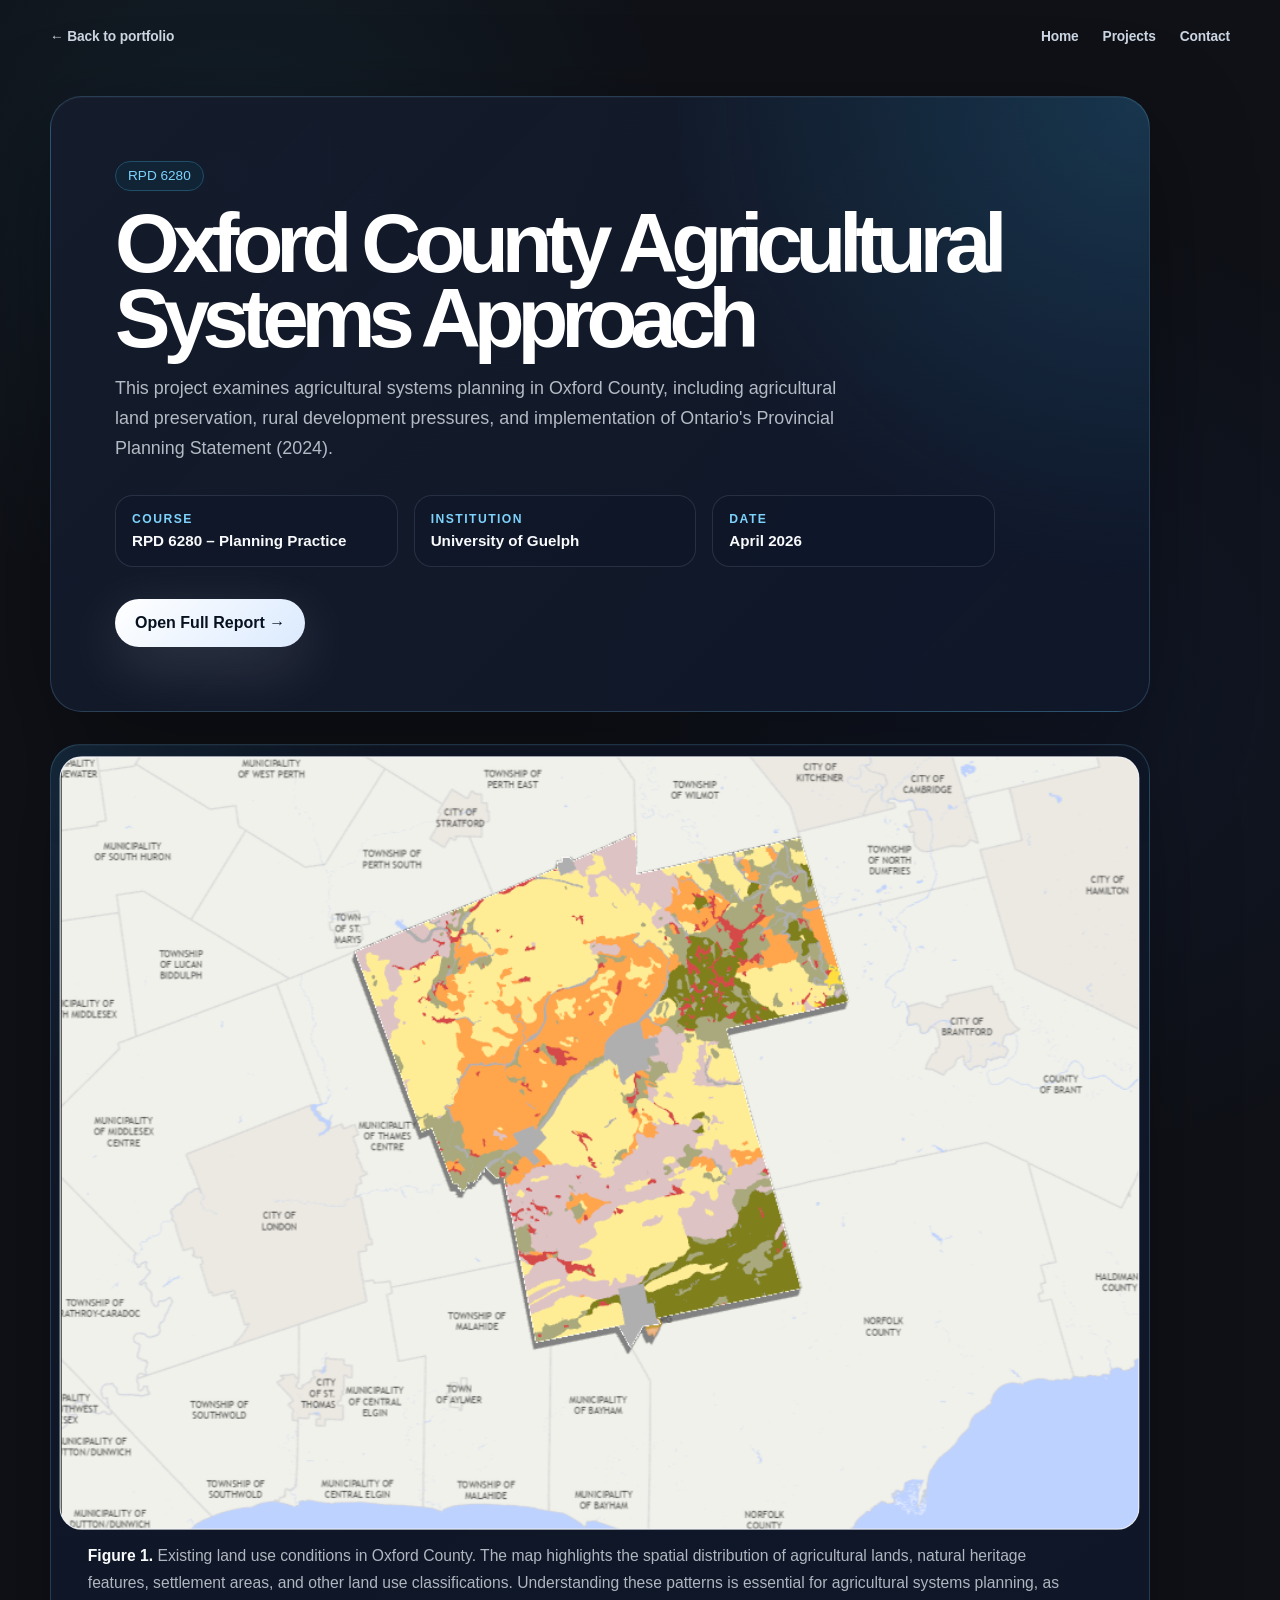
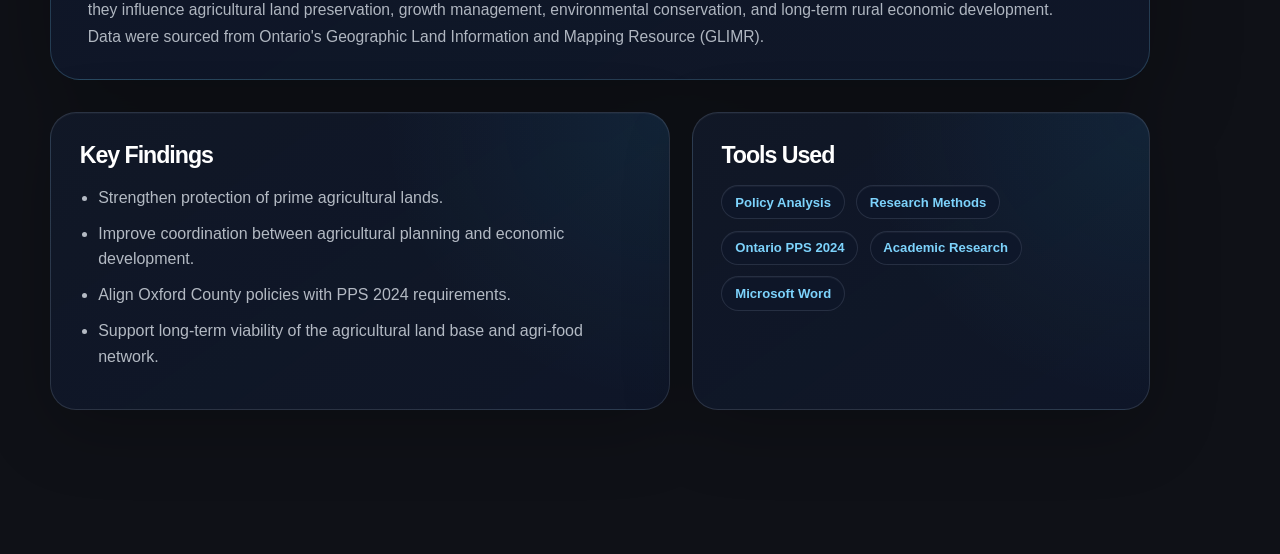
<file: projects/agricultural-systems/index.html>
<!DOCTYPE html>
<html lang="en">
<head>
  <meta charset="UTF-8">
  <meta name="viewport" content="width=device-width, initial-scale=1.0">
  <title>Agricultural Systems Planning | Sam Wells</title>
  <link rel="stylesheet" href="../../styles.css">
</head>

<body class="project-body">

  <header class="project-topbar">
    <a href="../../" class="project-back" data-home-scroll="projects">← Back to portfolio</a>

    <nav>
      <a href="../../">Home</a>
      <a href="../../" data-home-scroll="projects">Projects</a>
      <a href="../../" data-home-scroll="contact">Contact</a>
    </nav>
  </header>

  <main class="case-study">

    <section class="case-hero">
      <span class="pill">RPD 6280</span>

      <h1>Oxford County Agricultural Systems Approach</h1>

      <p>
        This project examines agricultural systems planning in Oxford County,
        including agricultural land preservation, rural development pressures,
        and implementation of Ontario's Provincial Planning Statement (2024).
      </p>

      <div class="case-meta">
        <div>
          <span>Course</span>
          <strong>RPD 6280 – Planning Practice</strong>
        </div>

        <div>
          <span>Institution</span>
          <strong>University of Guelph</strong>
        </div>

        <div>
          <span>Date</span>
          <strong>April 2026</strong>
        </div>
      </div>

      <a
        class="case-button"
        href="../../oxford-county-agricultural-systems-approach.pdf"
        target="_blank"
        rel="noopener noreferrer"
      >
        Open Full Report →
      </a>
    </section>

    <section class="case-visual">
      <img
        src="../../images/oxford-county-land-use.png"
        alt="Oxford County Land Use Map"
      >

      <p>
        <strong>Figure 1.</strong> Existing land use conditions in Oxford County.
        The map highlights the spatial distribution of agricultural lands,
        natural heritage features, settlement areas, and other land use
        classifications. Understanding these patterns is essential for
        agricultural systems planning, as they influence agricultural land
        preservation, growth management, environmental conservation, and
        long-term rural economic development. Data were sourced from Ontario's
        Geographic Land Information and Mapping Resource (GLIMR).
      </p>
    </section>

    <section class="case-grid">
      <article class="case-card">
        <h2>Key Findings</h2>

        <ul>
          <li>Strengthen protection of prime agricultural lands.</li>
          <li>Improve coordination between agricultural planning and economic development.</li>
          <li>Align Oxford County policies with PPS 2024 requirements.</li>
          <li>Support long-term viability of the agricultural land base and agri-food network.</li>
        </ul>
      </article>

      <article class="case-card">
        <h2>Tools Used</h2>

        <div class="skills">
          <span class="skill">Policy Analysis</span>
          <span class="skill">Research Methods</span>
          <span class="skill">Ontario PPS 2024</span>
          <span class="skill">Academic Research</span>
          <span class="skill">Microsoft Word</span>
        </div>
      </article>
    </section>

  </main>

  <script>
    document.querySelectorAll("[data-home-scroll]").forEach((link) => {
      link.addEventListener("click", () => {
        sessionStorage.setItem("scrollTarget", link.dataset.homeScroll);
      });
    });
  </script>

</body>
</html>
<script>
  document.querySelectorAll("[data-home-scroll]").forEach((link) => {
    link.addEventListener("click", (event) => {
      event.preventDefault();

      const target = link.dataset.homeScroll;
      sessionStorage.setItem("scrollTarget", target);

      window.location.href = "/";
    });
  });
</script>
</file>
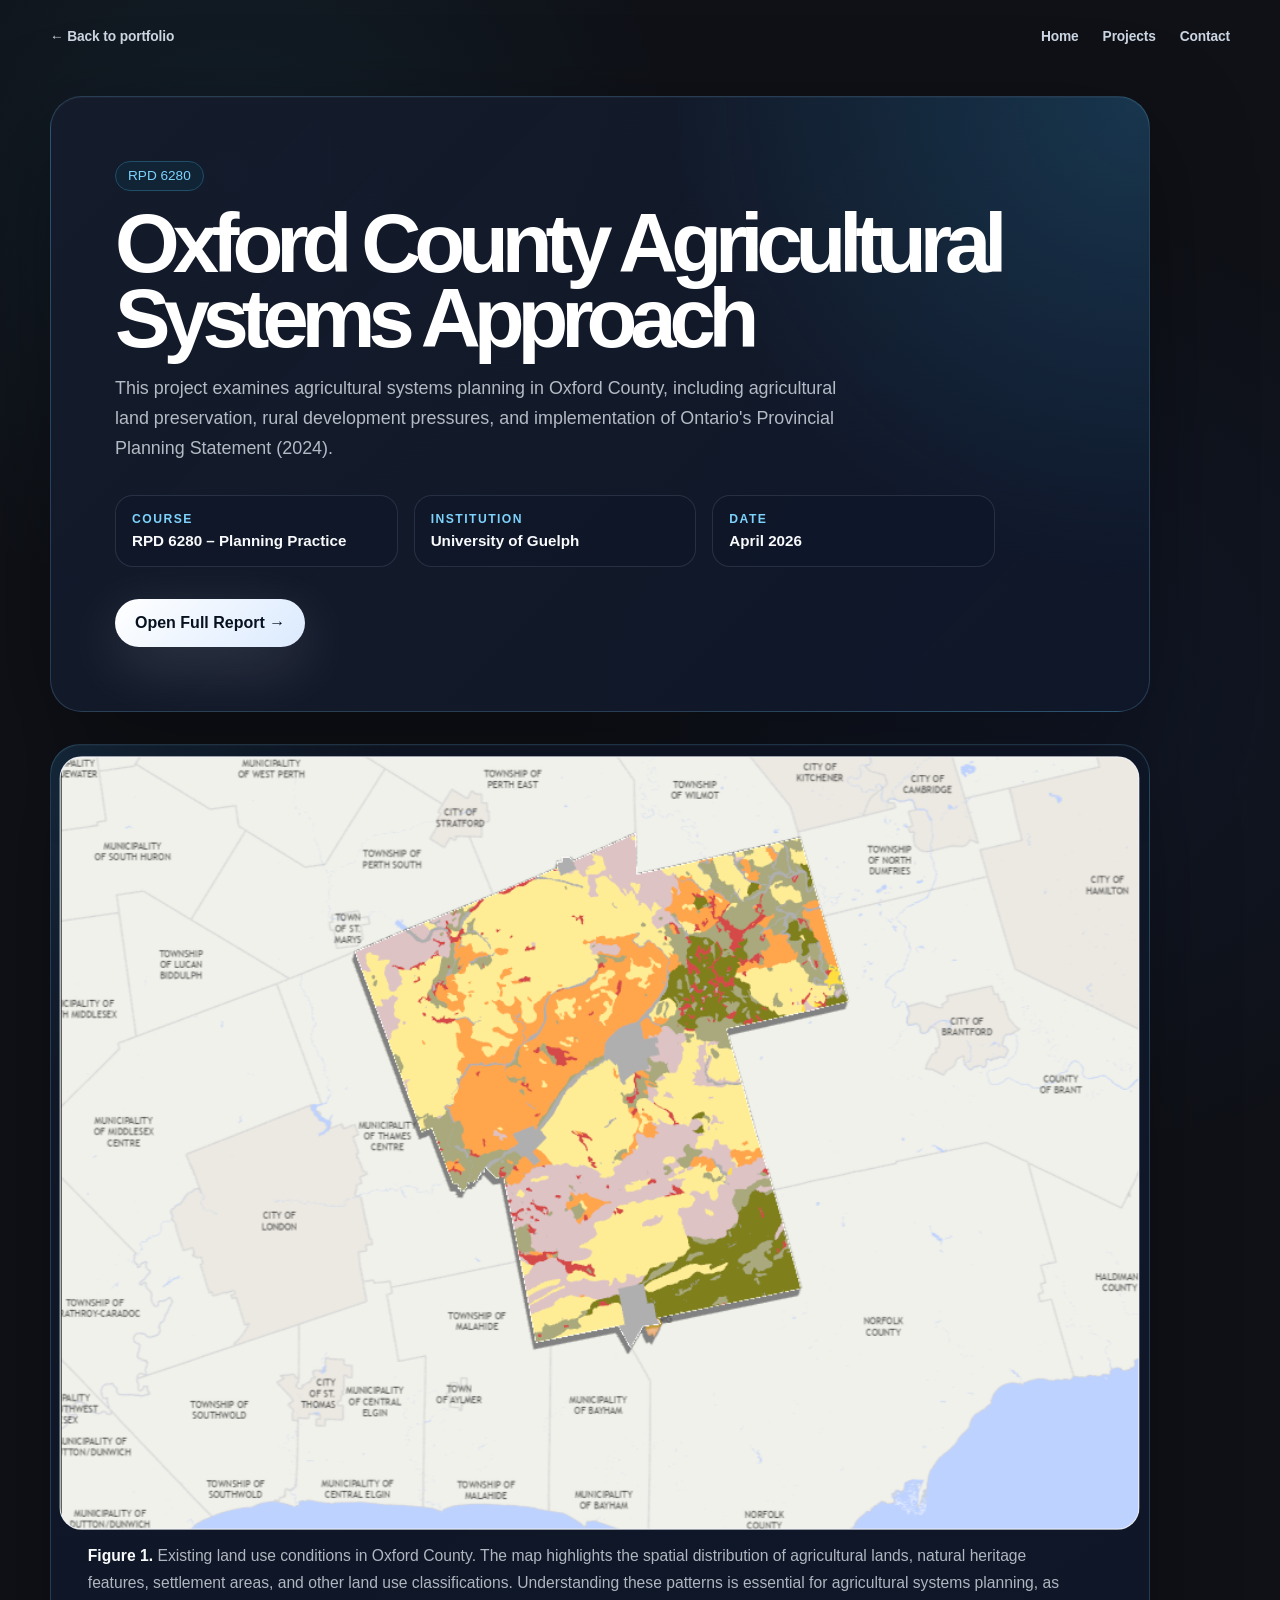
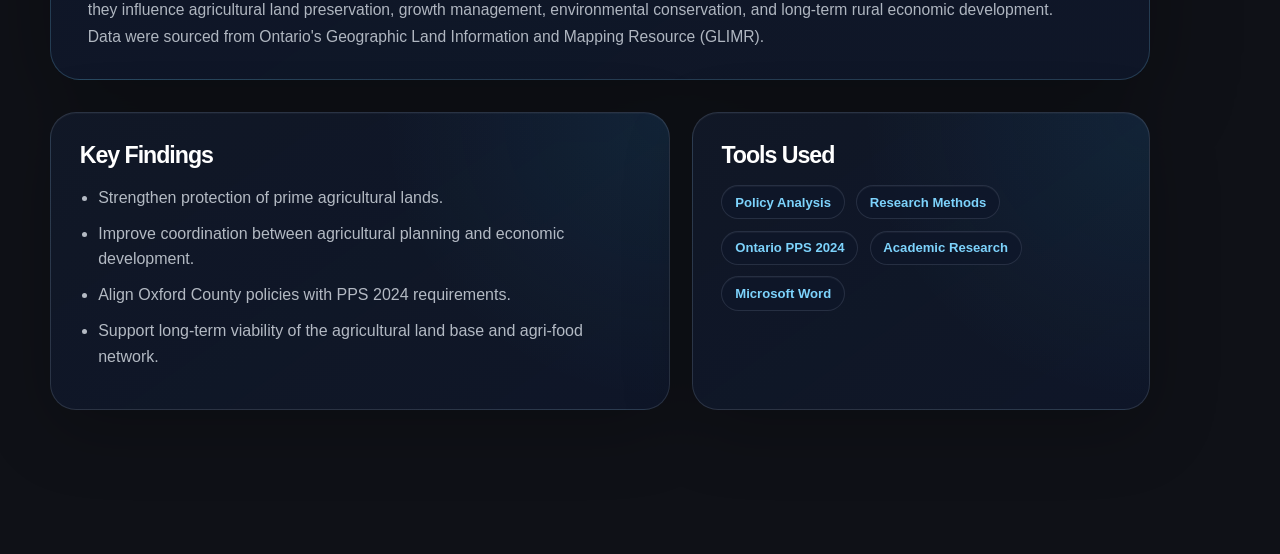
<file: projects/agricultural-systems.html>
<!DOCTYPE html>
<html lang="en">
<head>
  <meta charset="UTF-8">
  <meta name="viewport" content="width=device-width, initial-scale=1.0">
  <title>Agricultural Systems Planning | Sam Wells</title>
  <link rel="stylesheet" href="../styles.css">
</head>

<body class="project-body">

  <header class="project-topbar">
    <a href="../index.html#projects" class="project-back">← Back to portfolio</a>

    <nav>
      <a href="../index.html">Home</a>
      <a href="../index.html#projects">Projects</a>
      <a href="../index.html#contact">Contact</a>
    </nav>
  </header>

  <main class="case-study">

    <section class="case-hero">
      <span class="pill">RPD 6280</span>

      <h1>Oxford County Agricultural Systems Approach</h1>

      <p>
        This project examines agricultural systems planning in Oxford County,
        including agricultural land preservation, rural development pressures,
        and implementation of Ontario's Provincial Planning Statement (2024).
      </p>

      <div class="case-meta">
        <div>
          <span>Course</span>
          <strong>RPD 6280 – Planning Practice</strong>
        </div>

        <div>
          <span>Institution</span>
          <strong>University of Guelph</strong>
        </div>

        <div>
          <span>Date</span>
          <strong>April 2026</strong>
        </div>
      </div>

      <a
        class="case-button"
        href="../oxford-county-agricultural-systems-approach.pdf"
        target="_blank"
        rel="noopener noreferrer"
      >
        Open Full Report →
      </a>
    </section>

    <section class="case-visual">
      <img
        src="../images/oxford-county-land-use.png"
        alt="Oxford County Land Use Map"
      >

      <p>
        <strong>Figure 1.</strong> Existing land use conditions in Oxford County.
        The map highlights the spatial distribution of agricultural lands,
        natural heritage features, settlement areas, and other land use
        classifications. Understanding these patterns is essential for
        agricultural systems planning, as they influence agricultural land
        preservation, growth management, environmental conservation, and
        long-term rural economic development. Data were sourced from Ontario's
        Geographic Land Information and Mapping Resource (GLIMR).
      </p>
    </section>

    <section class="case-grid">
      <article class="case-card">
        <h2>Key Findings</h2>

        <ul>
          <li>Strengthen protection of prime agricultural lands.</li>
          <li>Improve coordination between agricultural planning and economic development.</li>
          <li>Align Oxford County policies with PPS 2024 requirements.</li>
          <li>Support long-term viability of the agricultural land base and agri-food network.</li>
        </ul>
      </article>

      <article class="case-card">
        <h2>Tools Used</h2>

        <div class="skills">
          <span class="skill">Policy Analysis</span>
          <span class="skill">Research Methods</span>
          <span class="skill">Ontario PPS 2024</span>
          <span class="skill">Academic Research</span>
          <span class="skill">Microsoft Word</span>
        </div>
      </article>
    </section>

  </main>

</body>
</html>
</file>
<file: styles.css>
* {
  box-sizing: border-box;
}

html {
  scroll-behavior: smooth;
}

body {
  margin: 0;
  font-family: Inter, Arial, sans-serif;
  background: #0f1117;
  color: #d7dae0;
}

/* Landing page */
.landing {
  height: 100vh;
  min-height: 100vh;
  width: 100%;
  background-image: url("images/hero.jpg");
  background-size: cover;
  background-position: center 58%;
  position: relative;
  display: flex;
  align-items: center;
  justify-content: center;
  margin-bottom: 0;
}

.landing-overlay {
  position: absolute;
  inset: 0;
  background: linear-gradient(
    rgba(0, 0, 0, 0.50),
    rgba(0, 0, 0, 0.25)
  );
}

.landing-content {
  position: relative;
  z-index: 2;
  text-align: center;
  color: white;
  padding: 20px;
  animation: fadeUp 1.2s ease forwards;
}

.landing-content h1 {
  font-size: 5rem;
  margin: 0 0 12px;
  letter-spacing: 1px;
}

.landing-content p {
  font-size: 1.35rem;
  margin-bottom: 28px;
}

.landing-button {
  display: inline-block;
  padding: 14px 30px;
  font-size: 1rem;
  border: 1px solid white;
  border-radius: 999px;
  color: white;
  text-decoration: none;
  transition: 0.3s ease;
}

.landing-button:hover {
  background: white;
  color: black;
}

@keyframes fadeUp {
  from {
    opacity: 0;
    transform: translateY(24px);
  }

  to {
    opacity: 1;
    transform: translateY(0);
  }
}

/* Main portfolio layout */
.site-layout {
  display: flex;
}

.sidebar {
  width: 280px;
  min-height: 100vh;
  position: sticky;
  top: 0;
  padding: 2rem;
  background: #151823;
  border-right: 1px solid #2a2f3d;
  align-self: flex-start;
}

.sidebar h1 {
  margin: 0;
  color: #ffffff;
}

.sidebar p {
  color: #8f98aa;
  font-size: 0.95rem;
}

nav {
  margin-top: 2rem;
  display: flex;
  flex-direction: column;
  gap: 0.75rem;
}

nav a {
  color: #c9d1d9;
  text-decoration: none;
  padding: 0.7rem 0.9rem;
  border-radius: 10px;
}

nav a:hover {
  background: #202635;
  color: #7dd3fc;
}

main {
  width: calc(100% - 280px);
  padding: 3rem;
  max-width: 1200px;
}

section {
  margin-bottom: 2rem;
}

.hero,
.card,
.skill {
  animation: slideUp 0.6s ease forwards;
}

.hero {
  background: linear-gradient(135deg, #1a2030, #111827);
  border: 1px solid #2a2f3d;
  border-radius: 18px;
  padding: 2.5rem;
}

.hero h2 {
  font-size: 2.5rem;
  max-width: 850px;
  color: #ffffff;
  margin: 1rem 0;
}

.hero p {
  max-width: 700px;
  color: #aab3c5;
  font-size: 1.1rem;
}

.pill {
  display: inline-block;
  color: #7dd3fc;
  background: #102436;
  border: 1px solid #1e4e68;
  padding: 0.4rem 0.75rem;
  border-radius: 999px;
  font-size: 0.85rem;
}

h2 {
  color: #ffffff;
  margin-bottom: 1rem;
}

.skills {
  display: flex;
  flex-wrap: wrap;
  gap: 0.75rem;
}

.skill {
  background: #151823;
  border: 1px solid #2a2f3d;
  color: #7dd3fc;
  padding: 0.65rem 1rem;
  border-radius: 999px;
  font-size: 0.9rem;
  font-weight: 600;
  display: inline-block;
}

.skill:hover {
  border-color: #38bdf8;
  transform: translateY(-2px);
  transition: 0.2s ease;
}

.grid {
  display: grid;
  grid-template-columns: repeat(auto-fit, minmax(260px, 1fr));
  gap: 1rem;
}

.card {
  background: #151823;
  border: 1px solid #2a2f3d;
  border-radius: 16px;
  padding: 1.4rem;
}

.card:hover {
  border-color: #38bdf8;
  transform: translateY(-2px);
  transition: 0.2s ease;
}

.card h3 {
  color: #ffffff;
  margin-top: 0;
}

.card p {
  color: #aab3c5;
}

.card a,
#contact a {
  color: #7dd3fc;
  text-decoration: none;
}

.button {
  display: inline-block;
  background: #2563eb;
  color: white;
  padding: 1rem 1.5rem;
  border-radius: 10px;
  text-decoration: none;
  font-weight: 600;
}

.button:hover {
  background: #1d4ed8;
}

.project-image {
  width: 100%;
  border-radius: 16px;
  border: 1px solid #2a2f3d;
  display: block;
}

.caption {
  color: #aab3c5;
  font-size: 0.95rem;
  line-height: 1.6;
  margin-top: 1rem;
}

@keyframes slideUp {
  from {
    opacity: 0;
    transform: translateY(20px);
  }

  to {
    opacity: 1;
    transform: translateY(0);
  }
}

@media (max-width: 800px) {
  .site-layout {
    display: block;
  }

  .sidebar {
    position: static;
    width: 100%;
    min-height: auto;
  }

  main {
    width: 100%;
    padding: 1.5rem;
  }

  .hero h2 {
    font-size: 2rem;
  }

  .landing-content h1 {
    font-size: 3rem;
  }

  .landing-content p {
    font-size: 1rem;
  }
}
.project-body {
  display: block;
}

.project-body .sidebar {
  position: fixed;
  left: 0;
  top: 0;
}

.project-body main {
  margin-left: 280px;
  width: calc(100vw - 280px);
  max-width: none;
  padding: 3rem;
  display: flex;
  justify-content: center;
}

.project-body main > section,
.project-body main > article,
.project-body main > div {
  width: 100%;
  max-width: 1100px;
}
body {
  display: block;
}

.landing {
  width: 100%;
}

.site-layout {
  display: flex;
  width: 100%;
}
#main-site main {
  display: block;
  width: 100%;
  max-width: none;
  padding: 3rem;
}

#main-site section {
  max-width: 1100px;
  margin-bottom: 4rem;
}

#main-site .hero,
#main-site #skills,
#main-site #projects,
#main-site #gis,
#main-site #resume,
#main-site #contact {
  margin-left: auto;
  margin-right: auto;
}
#main-site > main {
  display: block !important;
}

#main-site > main > section {
  display: block !important;
  width: 100% !important;
}
#main-site {
  width: 100%;
}

#main-site main {
  max-width: 1200px;
  margin: 0 auto;
  padding: 4rem 2rem;
}
.project-body {
  display: block;
}

.project-body .sidebar {
  position: fixed;
  left: 0;
  top: 0;
  width: 280px;
  height: 100vh;
}

.project-body main {
  margin-left: 280px;
  width: calc(100vw - 280px);
  max-width: none;
  padding: 3rem;
}

.project-page {
  max-width: 1050px;
  margin: 0 auto;
}
/* Fix project page layout */
.project-body {
  display: block !important;
}

.project-body .sidebar {
  position: fixed !important;
  left: 0 !important;
  top: 0 !important;
  width: 280px !important;
  height: 100vh !important;
}

.project-body main {
  margin-left: 280px !important;
  width: calc(100vw - 280px) !important;
  max-width: none !important;
  padding: 2rem !important;
  display: flex !important;
  justify-content: center !important;
  align-items: flex-start !important;
}

.project-page {
  width: 100% !important;
  max-width: 1000px !important;
  margin: 0 auto !important;
}

.project-page .hero {
  margin-top: 0 !important;
}
.project-page .button {
  margin-bottom: 2rem;
}
.theme-toggle {
  position: fixed;
  top: 20px;
  right: 20px;
  z-index: 99999;
  background: #151823;
  color: white;
  border: 1px solid #2a2f3d;
  border-radius: 999px;
  padding: 12px 14px;
  cursor: pointer;

  opacity: 0;
  visibility: hidden;
  transition: 0.3s ease;
}

.theme-toggle.show {
  opacity: 1;
  visibility: visible;
}

body.light-mode #main-site {
  background: #f5f7fb;
  color: #111827;
}

body.light-mode #main-site .hero,
body.light-mode #main-site .card {
  background: #ffffff;
  color: #111827;
  border-color: #d1d5db;
}

body.light-mode #main-site h1,
body.light-mode #main-site h2,
body.light-mode #main-site h3 {
  color: #111827;
}

body.light-mode #main-site p,
body.light-mode #main-site .card p,
body.light-mode #main-site .hero p,
body.light-mode #main-site .caption {
  color: #374151;
}

body.light-mode #main-site .skill {
  background: #eef6ff;
  color: #0369a1;
  border-color: #bfdbfe;
}
body.light-mode .landing,
body.light-mode .landing h1,
body.light-mode .landing p,
body.light-mode .landing a {
  color: white !important;
}

body.light-mode .landing-button {
  border-color: white !important;
  color: white !important;
}

body.light-mode .landing-button:hover {
  background: white !important;
  color: black !important;
}

body.light-mode .landing-overlay {
  background: linear-gradient(
    rgba(0, 0, 0, 0.50),
    rgba(0, 0, 0, 0.25)
  ) !important;
}
body.light-mode {
background: #f5f7fb !important;
color: #111827 !important;
}

body.light-mode #main-site {
background: #f5f7fb !important;
color: #111827 !important;
}

body.light-mode #main-site .hero {
background: #ffffff !important;
color: #111827 !important;
border: 1px solid #d1d5db !important;
box-shadow: 0 10px 30px rgba(15, 23, 42, 0.06);
}

body.light-mode #main-site .card {
background: #ffffff !important;
color: #111827 !important;
border: 1px solid #d1d5db !important;
box-shadow: 0 8px 24px rgba(15, 23, 42, 0.05);
}

body.light-mode #main-site h1,
body.light-mode #main-site h2,
body.light-mode #main-site h3 {
color: #111827 !important;
}

body.light-mode #main-site p,
body.light-mode #main-site .card p,
body.light-mode #main-site .hero p,
body.light-mode #main-site .caption {
color: #374151 !important;
}

body.light-mode #main-site .pill {
background: #e0f2fe !important;
color: #075985 !important;
border: 1px solid #7dd3fc !important;
}

body.light-mode #main-site .skill {
background: #ffffff !important;
color: #0369a1 !important;
border: 1px solid #bfdbfe !important;
}

body.light-mode #main-site .card a,
body.light-mode #main-site #contact a {
color: #0284c7 !important;
}

body.light-mode #main-site .button {
background: #2563eb !important;
color: #ffffff !important;
}

body.light-mode .theme-toggle {
background: #ffffff !important;
color: #111827 !important;
border: 1px solid #d1d5db !important;
}

body.light-mode .landing,
body.light-mode .landing h1,
body.light-mode .landing p,
body.light-mode .landing a {
color: white !important;
}

body.light-mode .landing-button {
border-color: white !important;
color: white !important;
}

body.light-mode .landing-button:hover {
background: white !important;
color: black !important;
}

body.light-mode .landing-overlay {
background: linear-gradient(
rgba(0, 0, 0, 0.50),
rgba(0, 0, 0, 0.25)
) !important;
}
.contact-icons {
  display: flex;
  gap: 1rem;
  align-items: center;
  flex-wrap: wrap;
}

.contact-icon {
  width: 60px;
  height: 60px;
  display: flex;
  align-items: center;
  justify-content: center;
  background: #151823;
  border: 1px solid #2a2f3d;
  border-radius: 16px;
  text-decoration: none;
  transition: 0.2s ease;
}

.contact-icon svg {
  width: 28px;
  height: 28px;
  fill: #7dd3fc;
}

.contact-icon:hover {
  border-color: #38bdf8;
  transform: translateY(-2px);
}

body.light-mode #main-site .contact-icon {
  background: #ffffff;
  border: 1px solid #d1d5db;
}

body.light-mode #main-site .contact-icon svg {
  fill: #0284c7;
}
.project-card-logo {
  position: relative;
  padding-right: 4.5rem;
}

.project-logo {
  position: absolute;
  top: 1rem;
  right: 1rem;
  width: 42px;
  height: 42px;
  object-fit: contain;
  border-radius: 10px;
  background: #0f1117;
  border: 1px solid #2a2f3d;
  padding: 6px;
}

body.light-mode #main-site .project-logo {
  background: #f8fafc;
  border: 1px solid #d1d5db;
}
/* Keep homepage sections stacked properly */
#main-site main {
  display: block !important;
}

#main-site section {
  display: block !important;
  width: 100% !important;
  clear: both !important;
}

/* Make project grid stay as its own row */
#projects .grid {
  display: grid !important;
  grid-template-columns: repeat(3, minmax(260px, 1fr));
  gap: 1rem;
}

/* Fix GIS section so it appears underneath projects */
#gis {
  margin-top: 3rem !important;
}

#gis .wide {
  width: 100% !important;
  max-width: 100% !important;
}

/* OCR logo: no background box */
.project-logo {
  position: absolute;
  top: 1rem;
  right: 1rem;
  width: 42px;
  height: 42px;
  object-fit: contain;
  background: transparent !important;
  border: none !important;
  padding: 0 !important;
  border-radius: 0 !important;
  box-shadow: none !important;
  animation: logoFloat 3s ease-in-out infinite;
}

/* Give the OCR card room for the logo */
.project-card-logo {
  position: relative;
  padding-right: 4.5rem;
}

/* Logo animation */
@keyframes logoFloat {
  0% {
    transform: translateY(0) rotate(0deg);
  }

  50% {
    transform: translateY(-5px) rotate(3deg);
  }

  100% {
    transform: translateY(0) rotate(0deg);
  }
}

/* Optional hover boost */
.project-card-logo:hover .project-logo {
  animation: logoSpin 0.7s ease;
}

@keyframes logoSpin {
  0% {
    transform: scale(1) rotate(0deg);
  }

  50% {
    transform: scale(1.12) rotate(8deg);
  }

  100% {
    transform: scale(1) rotate(0deg);
  }
}

/* Mobile fix */
@media (max-width: 900px) {
  #projects .grid {
    grid-template-columns: 1fr !important;
  }

  .project-card-logo {
    padding-right: 1.4rem;
  }

  .project-logo {
    position: static;
    display: block;
    margin-bottom: 1rem;
  }
}
.featured-project {
  border-color: rgba(56, 189, 248, 0.45);
  background:
    radial-gradient(circle at top left, rgba(56, 189, 248, 0.12), transparent 35%),
    rgba(15, 23, 42, 0.72);
}

.project-tag {
  display: inline-block;
  margin-bottom: 12px;
  padding: 5px 10px;
  border: 1px solid rgba(56, 189, 248, 0.45);
  border-radius: 999px;
  color: #67e8f9;
  font-size: 0.78rem;
  font-weight: 700;
}

.project-links {
  display: flex;
  gap: 18px;
  flex-wrap: wrap;
  margin-top: 12px;
}


/* Cinematic animated landing hero */
.landing {
  --mouse-x: 50%;
  --mouse-y: 45%;
  height: 100svh;
  min-height: 760px;
  isolation: isolate;
  overflow: hidden;
  background:
    radial-gradient(circle at var(--mouse-x) var(--mouse-y), rgba(125, 211, 252, 0.20), transparent 24rem),
    radial-gradient(circle at 78% 22%, rgba(37, 99, 235, 0.34), transparent 30rem),
    radial-gradient(circle at 18% 82%, rgba(20, 184, 166, 0.16), transparent 26rem),
    linear-gradient(135deg, rgba(15, 17, 23, 0.70), rgba(15, 17, 23, 0.93)),
    url("images/hero.jpg");
  background-size: auto, auto, auto, auto, cover;
  background-position: center, center, center, center, center 58%;
}

.landing::before {
  content: "";
  position: absolute;
  inset: 0;
  z-index: 1;
  background: radial-gradient(circle at var(--mouse-x) var(--mouse-y), rgba(255,255,255,0.11), transparent 18rem);
  mix-blend-mode: screen;
  opacity: 0.7;
  pointer-events: none;
}

.landing-overlay {
  z-index: 4;
  background:
    linear-gradient(90deg, rgba(15, 17, 23, 0.92), rgba(15, 17, 23, 0.46) 48%, rgba(15, 17, 23, 0.76)),
    linear-gradient(180deg, rgba(15, 17, 23, 0.16), rgba(15, 17, 23, 0.82));
}

.landing-grid {
  position: absolute;
  inset: -40%;
  z-index: 0;
  background-image:
    linear-gradient(rgba(255,255,255,0.055) 1px, transparent 1px),
    linear-gradient(90deg, rgba(255,255,255,0.055) 1px, transparent 1px);
  background-size: 54px 54px;
  transform: rotate(-8deg);
  animation: heroGridDrift 26s linear infinite;
  opacity: 0.8;
}

.landing-scanline {
  position: absolute;
  inset: 0;
  z-index: 2;
  background: linear-gradient(180deg, transparent, rgba(125, 211, 252, 0.13), transparent);
  height: 34%;
  opacity: 0.42;
  animation: scanPass 7s ease-in-out infinite;
  pointer-events: none;
}

.landing-noise {
  position: absolute;
  inset: 0;
  z-index: 3;
  opacity: 0.055;
  background-image:
    radial-gradient(circle at 15% 20%, #fff 0 1px, transparent 1px),
    radial-gradient(circle at 85% 70%, #fff 0 1px, transparent 1px),
    radial-gradient(circle at 45% 50%, #fff 0 1px, transparent 1px);
  background-size: 90px 90px, 130px 130px, 180px 180px;
  animation: noiseDrift 10s steps(6) infinite;
}

.landing-orb {
  position: absolute;
  z-index: 0;
  border-radius: 999px;
  filter: blur(14px);
  opacity: 0.72;
  pointer-events: none;
}

.orb-one {
  width: 34rem;
  height: 34rem;
  right: 5%;
  top: 8%;
  background: rgba(37, 99, 235, 0.22);
  animation: orbFloatOne 10s ease-in-out infinite;
}

.orb-two {
  width: 24rem;
  height: 24rem;
  left: 9%;
  bottom: 7%;
  background: rgba(45, 212, 191, 0.13);
  animation: orbFloatTwo 12s ease-in-out infinite;
}

.landing-content {
  z-index: 6;
  width: min(1100px, calc(100% - 3rem));
  text-align: left;
  padding: 0;
  animation: heroTextReveal 1s cubic-bezier(.2,.8,.2,1) both;
}

.landing-kicker {
  display: inline-flex;
  align-items: center;
  gap: 0.6rem;
  margin-bottom: 1.1rem;
  padding: 0.55rem 0.85rem;
  border: 1px solid rgba(125, 211, 252, 0.34);
  border-radius: 999px;
  background: rgba(15, 23, 42, 0.42);
  color: #bae6fd;
  font-size: 0.78rem;
  font-weight: 800;
  letter-spacing: 0.16em;
  text-transform: uppercase;
  backdrop-filter: blur(16px);
}

.landing-content h1 {
  max-width: 980px;
  margin: 0;
  font-size: clamp(4.8rem, 13vw, 12rem);
  line-height: 0.78;
  letter-spacing: -0.115em;
  text-wrap: balance;
  text-shadow: 0 32px 100px rgba(0,0,0,0.6);
}

.landing-content p {
  max-width: 720px;
  margin: 1.6rem 0 0;
  color: rgba(248, 250, 252, 0.76);
  font-size: clamp(1.1rem, 2vw, 1.55rem);
  line-height: 1.55;
}

.landing-actions {
  display: flex;
  gap: 1rem;
  flex-wrap: wrap;
  margin-top: 2rem;
}

.landing-button {
  display: inline-flex;
  align-items: center;
  justify-content: center;
  min-height: 52px;
  padding: 0 1.35rem;
  border-radius: 999px;
  font-weight: 800;
  letter-spacing: -0.01em;
  backdrop-filter: blur(16px);
  transition: transform 220ms ease, box-shadow 220ms ease, background 220ms ease, border-color 220ms ease;
}

.landing-button:hover {
  transform: translateY(-4px);
}

.landing-button.primary {
  background: #f8fafc;
  border-color: #f8fafc;
  color: #0f1117;
  box-shadow: 0 18px 60px rgba(248, 250, 252, 0.18);
}

.landing-button.primary:hover {
  box-shadow: 0 24px 80px rgba(248, 250, 252, 0.28);
}

.landing-button.secondary {
  background: rgba(255, 255, 255, 0.07);
  border-color: rgba(255, 255, 255, 0.22);
  color: #f8fafc;
}

.landing-button.secondary:hover {
  background: rgba(255, 255, 255, 0.13);
  color: #f8fafc;
  border-color: rgba(255, 255, 255, 0.38);
}

.landing-visuals {
  position: absolute;
  inset: 0;
  z-index: 5;
  pointer-events: none;
  perspective: 1200px;
}

.hero-panel {
  position: absolute;
  overflow: hidden;
  border: 1px solid rgba(148, 163, 184, 0.22);
  border-radius: 28px;
  background: linear-gradient(145deg, rgba(15, 23, 42, 0.76), rgba(15, 23, 42, 0.34));
  box-shadow: 0 34px 110px rgba(0, 0, 0, 0.44);
  backdrop-filter: blur(18px);
}

.panel-map {
  right: 6vw;
  top: 14vh;
  width: min(36vw, 470px);
  aspect-ratio: 16 / 10;
  padding: 1rem;
  transform: rotateX(3deg) rotateY(-11deg) rotateZ(2deg);
  animation: panelFloatA 9s ease-in-out infinite;
}

.panel-data {
  right: 18vw;
  bottom: 14vh;
  width: min(22vw, 300px);
  min-width: 240px;
  padding: 1.2rem;
  transform: rotateX(-5deg) rotateY(12deg) rotateZ(-3deg);
  animation: panelFloatB 11s ease-in-out infinite;
}

.panel-tools {
  left: 5vw;
  bottom: 12vh;
  width: min(28vw, 360px);
  padding: 1rem;
  display: flex;
  flex-wrap: wrap;
  gap: 0.65rem;
  transform: rotateX(2deg) rotateY(11deg) rotateZ(-2deg);
  animation: panelFloatC 13s ease-in-out infinite;
  opacity: 0.78;
}

.panel-tools span,
.panel-label {
  display: inline-flex;
  width: fit-content;
  border: 1px solid rgba(125, 211, 252, 0.27);
  border-radius: 999px;
  padding: 0.45rem 0.65rem;
  color: #bae6fd;
  background: rgba(14, 165, 233, 0.10);
  font-size: 0.78rem;
  font-weight: 800;
}

.panel-topbar {
  display: flex;
  gap: 0.4rem;
  margin-bottom: 0.8rem;
}

.panel-topbar span {
  width: 0.58rem;
  height: 0.58rem;
  border-radius: 50%;
  background: rgba(226, 232, 240, 0.62);
}

.mini-map {
  position: relative;
  height: calc(100% - 3.4rem);
  overflow: hidden;
  border-radius: 20px;
  background:
    linear-gradient(rgba(125, 211, 252, 0.10) 1px, transparent 1px),
    linear-gradient(90deg, rgba(125, 211, 252, 0.10) 1px, transparent 1px),
    radial-gradient(circle at 24% 24%, rgba(56, 189, 248, 0.25), transparent 8rem),
    rgba(2, 6, 23, 0.56);
  background-size: 34px 34px, 34px 34px, auto, auto;
}

.panel-map p {
  margin: 0.7rem 0 0;
  color: rgba(248,250,252,0.74);
  font-size: 0.9rem;
  font-weight: 800;
}

.parcel,
.route,
.map-pin {
  position: absolute;
  display: block;
}

.parcel {
  border: 1px solid rgba(103, 232, 249, 0.55);
  background: rgba(14, 165, 233, 0.10);
  border-radius: 8px;
}

.parcel-a { width: 34%; height: 30%; left: 13%; top: 15%; animation: parcelPulse 3.8s ease-in-out infinite; }
.parcel-b { width: 22%; height: 40%; right: 16%; top: 22%; animation: parcelPulse 4.4s ease-in-out infinite 0.6s; }
.parcel-c { width: 38%; height: 22%; left: 30%; bottom: 15%; animation: parcelPulse 4s ease-in-out infinite 1.2s; }

.route {
  height: 3px;
  border-radius: 99px;
  background: linear-gradient(90deg, transparent, rgba(248, 250, 252, 0.68), transparent);
  transform-origin: left center;
  animation: routeFlow 2.8s linear infinite;
}

.route-a { width: 68%; left: 12%; top: 52%; transform: rotate(-18deg); }
.route-b { width: 54%; left: 25%; top: 35%; transform: rotate(28deg); animation-delay: 0.8s; }

.map-pin {
  width: 0.7rem;
  height: 0.7rem;
  border-radius: 50%;
  background: #67e8f9;
  box-shadow: 0 0 0 8px rgba(103, 232, 249, 0.16), 0 0 28px rgba(103, 232, 249, 0.72);
  animation: pinPing 2.4s ease-in-out infinite;
}

.pin-a { left: 47%; top: 43%; }
.pin-b { right: 22%; bottom: 26%; animation-delay: 0.9s; }

.panel-data strong {
  display: block;
  margin-top: 0.9rem;
  color: #f8fafc;
  font-size: 4rem;
  line-height: 0.9;
  letter-spacing: -0.08em;
}

.panel-data p {
  margin: 0.55rem 0 1rem;
  color: rgba(226,232,240,0.72);
  font-size: 0.9rem;
}

.data-bars {
  display: grid;
  gap: 0.55rem;
}

.data-bars span {
  height: 0.48rem;
  border-radius: 999px;
  background: linear-gradient(90deg, #38bdf8 var(--bar), rgba(148, 163, 184, 0.16) var(--bar));
  animation: barLoad 2.4s ease-in-out infinite alternate;
}

.scroll-cue {
  position: absolute;
  left: 50%;
  bottom: 2rem;
  z-index: 7;
  width: 2rem;
  height: 3.2rem;
  border: 1px solid rgba(255,255,255,0.36);
  border-radius: 999px;
  display: grid;
  place-items: start center;
  padding-top: 0.55rem;
  opacity: 0.75;
  transform: translateX(-50%);
}

.scroll-cue span {
  width: 0.35rem;
  height: 0.35rem;
  border-radius: 50%;
  background: #f8fafc;
  animation: scrollDot 1.6s ease-in-out infinite;
}

@keyframes heroGridDrift {
  from { transform: rotate(-8deg) translate3d(0, 0, 0); }
  to { transform: rotate(-8deg) translate3d(54px, 54px, 0); }
}

@keyframes scanPass {
  0%, 100% { transform: translateY(-45%); }
  50% { transform: translateY(260%); }
}

@keyframes noiseDrift {
  0% { transform: translate3d(0, 0, 0); }
  100% { transform: translate3d(-40px, 24px, 0); }
}

@keyframes orbFloatOne {
  0%, 100% { transform: translate3d(0, 0, 0) scale(1); }
  50% { transform: translate3d(-42px, 28px, 0) scale(1.08); }
}

@keyframes orbFloatTwo {
  0%, 100% { transform: translate3d(0, 0, 0) scale(1); }
  50% { transform: translate3d(34px, -24px, 0) scale(1.12); }
}

@keyframes heroTextReveal {
  from { opacity: 0; transform: translateY(32px) scale(0.985); filter: blur(10px); }
  to { opacity: 1; transform: translateY(0) scale(1); filter: blur(0); }
}

@keyframes panelFloatA {
  0%, 100% { transform: translate3d(0,0,0) rotateX(3deg) rotateY(-11deg) rotateZ(2deg); }
  50% { transform: translate3d(-22px,26px,0) rotateX(6deg) rotateY(-15deg) rotateZ(1deg); }
}

@keyframes panelFloatB {
  0%, 100% { transform: translate3d(0,0,0) rotateX(-5deg) rotateY(12deg) rotateZ(-3deg); }
  50% { transform: translate3d(28px,-20px,0) rotateX(-8deg) rotateY(16deg) rotateZ(-1deg); }
}

@keyframes panelFloatC {
  0%, 100% { transform: translate3d(0,0,0) rotateX(2deg) rotateY(11deg) rotateZ(-2deg); }
  50% { transform: translate3d(18px,-22px,0) rotateX(5deg) rotateY(7deg) rotateZ(1deg); }
}

@keyframes parcelPulse {
  0%, 100% { opacity: 0.44; transform: scale(1); }
  50% { opacity: 0.92; transform: scale(1.025); }
}

@keyframes routeFlow {
  from { background-position: -180px 0; }
  to { background-position: 180px 0; }
}

@keyframes pinPing {
  0%, 100% { transform: scale(1); opacity: 0.88; }
  50% { transform: scale(1.22); opacity: 1; }
}

@keyframes barLoad {
  from { opacity: 0.64; filter: saturate(0.8); }
  to { opacity: 1; filter: saturate(1.15); }
}

@keyframes scrollDot {
  0% { transform: translateY(0); opacity: 1; }
  70% { transform: translateY(1.25rem); opacity: 0; }
  100% { transform: translateY(0); opacity: 0; }
}

body.light-mode .landing-button.primary {
  background: #f8fafc !important;
  border-color: #f8fafc !important;
  color: #0f1117 !important;
}

body.light-mode .landing-button.secondary {
  background: rgba(255, 255, 255, 0.08) !important;
  border-color: rgba(255, 255, 255, 0.25) !important;
  color: #ffffff !important;
}

body.light-mode .landing-overlay {
  background:
    linear-gradient(90deg, rgba(15, 17, 23, 0.92), rgba(15, 17, 23, 0.46) 48%, rgba(15, 17, 23, 0.76)),
    linear-gradient(180deg, rgba(15, 17, 23, 0.16), rgba(15, 17, 23, 0.82)) !important;
}

@media (max-width: 900px) {
  .landing {
    min-height: 720px;
    align-items: flex-end;
    padding: 0 0 7rem;
  }

  .landing-content {
    width: calc(100% - 2rem);
  }

  .landing-content h1 {
    font-size: clamp(4.2rem, 22vw, 7rem);
  }

  .landing-content p {
    font-size: 1.05rem;
  }

  .panel-map {
    width: 80vw;
    right: -26vw;
    top: 8vh;
    opacity: 0.58;
  }

  .panel-data {
    right: -18vw;
    bottom: 32vh;
    opacity: 0.55;
  }

  .panel-tools {
    left: -18vw;
    bottom: 24vh;
    width: 72vw;
    opacity: 0.38;
  }

  .landing-kicker {
    max-width: 100%;
    font-size: 0.68rem;
    letter-spacing: 0.12em;
  }
}

@media (max-width: 520px) {
  .landing-actions {
    flex-direction: column;
    align-items: flex-start;
  }

  .landing-button {
    width: 100%;
  }

  .panel-data,
  .panel-tools {
    display: none;
  }
}

@media (prefers-reduced-motion: reduce) {
  .landing,
  .landing::before,
  .landing-content,
  .landing-grid,
  .landing-scanline,
  .landing-noise,
  .landing-orb,
  .hero-panel,
  .parcel,
  .route,
  .map-pin,
  .data-bars span,
  .scroll-cue span,
  .project-logo {
    animation: none !important;
    transition: none !important;
  }
}


/* -------------------------------------------------------
   HERO POLISH FIX — scale up, pull panels inward, brighten
   Paste this at the VERY BOTTOM of styles.css
------------------------------------------------------- */

.landing {
  min-height: 100svh;
  background:
    radial-gradient(circle at var(--mouse-x) var(--mouse-y), rgba(125, 211, 252, 0.18), transparent 26rem),
    radial-gradient(circle at 70% 26%, rgba(37, 99, 235, 0.28), transparent 32rem),
    radial-gradient(circle at 24% 78%, rgba(20, 184, 166, 0.14), transparent 28rem),
    linear-gradient(135deg, rgba(15, 17, 23, 0.58), rgba(15, 17, 23, 0.86)),
    url("images/hero.jpg") !important;
  background-size: auto, auto, auto, auto, cover !important;
  background-position: center, center, center, center, center 58% !important;
}

.landing-overlay {
  background:
    linear-gradient(90deg, rgba(15, 17, 23, 0.76), rgba(15, 17, 23, 0.34) 48%, rgba(15, 17, 23, 0.66)),
    linear-gradient(180deg, rgba(15, 17, 23, 0.06), rgba(15, 17, 23, 0.70)) !important;
}

.landing-content {
  width: min(1320px, calc(100% - 4rem));
  transform: translateX(-2vw);
}

.landing-kicker {
  margin-bottom: 1.25rem;
  font-size: clamp(0.78rem, 0.7vw, 0.95rem);
}

.landing-content h1 {
  font-size: clamp(6rem, 10.5vw, 15rem);
  line-height: 0.76;
  letter-spacing: -0.125em;
}

.landing-content p {
  max-width: 840px;
  font-size: clamp(1.25rem, 1.35vw, 1.85rem);
  margin-top: 1.8rem;
}

.landing-actions {
  margin-top: 2.25rem;
}

.landing-button {
  min-height: 56px;
  padding: 0 1.55rem;
  font-size: 1rem;
}

.panel-map {
  left: min(calc(50% + 510px), calc(100% - 620px));
  right: auto;
  top: 13vh;
  width: min(31vw, 520px);
}

.panel-data {
  left: min(calc(50% + 390px), calc(100% - 430px));
  right: auto;
  bottom: 16vh;
  width: min(19vw, 340px);
}

.panel-tools {
  left: max(5rem, calc(50% - 1040px));
  bottom: 16vh;
  width: min(24vw, 410px);
  opacity: 0.86;
}

.landing-grid {
  opacity: 0.62;
}

.landing-scanline {
  opacity: 0.28;
}

.scroll-cue {
  bottom: 2.4rem;
}

/* Keep the improved hero from getting weird on normal laptops */
@media (max-width: 1300px) {
  .landing-content {
    width: min(1050px, calc(100% - 3rem));
    transform: none;
  }

  .landing-content h1 {
    font-size: clamp(5rem, 13vw, 11rem);
  }

  .panel-map {
    right: 4vw;
    left: auto;
    width: min(36vw, 460px);
  }

  .panel-data {
    right: 14vw;
    left: auto;
    width: min(23vw, 300px);
  }

  .panel-tools {
    left: 5vw;
    width: min(28vw, 360px);
  }
}

/* Mobile: keep your existing readable layout */
@media (max-width: 900px) {
  .landing {
    min-height: 720px;
  }

  .landing-content {
    width: calc(100% - 2rem);
    transform: none;
  }

  .landing-content h1 {
    font-size: clamp(4.2rem, 22vw, 7rem);
  }

  .landing-content p {
    font-size: 1.05rem;
  }

  .panel-map {
    left: auto;
    right: -26vw;
    width: 80vw;
  }

  .panel-data {
    left: auto;
    right: -18vw;
  }

  .panel-tools {
    left: -18vw;
    width: 72vw;
  }
}
/* Final hero spacing polish */
.landing-content h1 {
  letter-spacing: -0.075em !important;
  line-height: 0.82 !important;
}
/* Final desktop hero composition */
@media (min-width: 901px) {
  .landing-content {
    width: min(1180px, calc(100% - 6rem)) !important;
    transform: translateX(3vw);
  }

  .landing-content h1 {
    font-size: clamp(7.5rem, 11vw, 13rem) !important;
    letter-spacing: -0.07em !important;
    line-height: 0.82 !important;
  }

  .landing-content p {
    font-size: clamp(1.2rem, 1.35vw, 1.55rem) !important;
    margin-top: 1.4rem !important;
  }

  .panel-map {
    right: 9vw !important;
    top: 13vh !important;
  }

  .panel-data {
    right: 15vw !important;
    bottom: 15vh !important;
  }

  .panel-tools {
    left: 4vw !important;
    bottom: 16vh !important;
  }
}
/* Smooth website load-in */
body {
  opacity: 0;
  animation: pageFadeIn 900ms ease forwards;
}

@keyframes pageFadeIn {
  from {
    opacity: 0;
    filter: blur(8px);
  }

  to {
    opacity: 1;
    filter: blur(0);
  }
}
.landing-content {
  animation-delay: 180ms !important;
}

.landing-visuals {
  opacity: 0;
  animation: visualsFadeIn 1.2s ease 350ms forwards;
}

@keyframes visualsFadeIn {
  from {
    opacity: 0;
    transform: scale(0.985);
  }

  to {
    opacity: 1;
    transform: scale(1);
  }
}
/* Keep hero buttons synced on load */
.landing-actions {
  opacity: 0;
  animation: heroButtonsIn 700ms ease 260ms forwards;
}

.landing-button {
  animation: none !important;
  transition:
    transform 220ms ease,
    box-shadow 220ms ease,
    background 220ms ease,
    border-color 220ms ease,
    color 220ms ease !important;
}

@keyframes heroButtonsIn {
  from {
    opacity: 0;
    transform: translateY(10px);
  }

  to {
    opacity: 1;
    transform: translateY(0);
  }
}
/* Layered hero text fade-in */
.landing-kicker,
.landing-content h1,
.landing-content p,
.landing-actions {
  opacity: 0;
  transform: translateY(14px);
  animation: heroLayerFade 800ms ease forwards;
}

.landing-kicker {
  animation-delay: 180ms;
}

.landing-content h1 {
  animation-delay: 280ms;
}

.landing-content p {
  animation-delay: 430ms;
}

.landing-actions {
  animation-delay: 560ms;
}

@keyframes heroLayerFade {
  from {
    opacity: 0;
    transform: translateY(14px);
    filter: blur(6px);
  }

  to {
    opacity: 1;
    transform: translateY(0);
    filter: blur(0);
  }
}
/* Cleaner premium hero buttons */
.landing-actions {
  display: flex;
  align-items: center;
  gap: 0.85rem !important;
  margin-top: 2rem !important;
}

.landing-button {
  position: relative;
  isolation: isolate;
  min-height: 46px !important;
  padding: 0 1.15rem !important;
  border-radius: 999px !important;
  font-size: 0.92rem !important;
  font-weight: 800 !important;
  letter-spacing: -0.015em;
  overflow: hidden;
  transform: translateZ(0);
}

.landing-button::before {
  content: "";
  position: absolute;
  inset: 1px;
  z-index: -1;
  border-radius: inherit;
  background: linear-gradient(
    135deg,
    rgba(255, 255, 255, 0.32),
    rgba(255, 255, 255, 0.04)
  );
  opacity: 0;
  transition: opacity 220ms ease;
}

.landing-button:hover::before {
  opacity: 1;
}

.landing-button.primary {
  background:
    linear-gradient(135deg, #ffffff, #dbeafe) !important;
  border: 1px solid rgba(255, 255, 255, 0.72) !important;
  color: #07111f !important;
  box-shadow:
    0 14px 34px rgba(248, 250, 252, 0.16),
    inset 0 1px 0 rgba(255, 255, 255, 0.9) !important;
}

.landing-button.primary:hover {
  transform: translateY(-3px) scale(1.015);
  box-shadow:
    0 20px 52px rgba(125, 211, 252, 0.22),
    inset 0 1px 0 rgba(255, 255, 255, 0.95) !important;
}

.landing-button.secondary {
  background:
    linear-gradient(135deg, rgba(255,255,255,0.13), rgba(255,255,255,0.045)) !important;
  border: 1px solid rgba(226, 232, 240, 0.30) !important;
  color: #f8fafc !important;
  box-shadow:
    0 14px 34px rgba(0, 0, 0, 0.22),
    inset 0 1px 0 rgba(255, 255, 255, 0.10) !important;
}

.landing-button.secondary:hover {
  transform: translateY(-3px) scale(1.015);
  background:
    linear-gradient(135deg, rgba(255,255,255,0.18), rgba(255,255,255,0.075)) !important;
  border-color: rgba(125, 211, 252, 0.48) !important;
  box-shadow:
    0 20px 52px rgba(56, 189, 248, 0.16),
    inset 0 1px 0 rgba(255, 255, 255, 0.16) !important;
}

.landing-button:active {
  transform: translateY(-1px) scale(0.99);
}

.landing-button.primary::after {
  content: "→";
  margin-left: 0.45rem;
  transition: transform 220ms ease;
}

.landing-button.primary:hover::after {
  transform: translateX(3px);
}
/* Main page polish after animated hero */
#main-site {
  position: relative;
  overflow: hidden;
  background:
    radial-gradient(circle at 18% 8%, rgba(56, 189, 248, 0.08), transparent 26rem),
    radial-gradient(circle at 82% 38%, rgba(37, 99, 235, 0.08), transparent 28rem),
    #0f1117;
}

#main-site::before {
  content: "";
  position: absolute;
  inset: 0;
  pointer-events: none;
  background-image:
    linear-gradient(rgba(255,255,255,0.025) 1px, transparent 1px),
    linear-gradient(90deg, rgba(255,255,255,0.025) 1px, transparent 1px);
  background-size: 52px 52px;
  opacity: 0.35;
}

#main-site main {
  position: relative;
  z-index: 1;
}

/* Better section spacing */
#main-site section {
  margin-bottom: 4.8rem !important;
}

#main-site section > h2 {
  font-size: 1.55rem;
  letter-spacing: -0.04em;
  margin-bottom: 1.25rem;
}

/* Make about card feel more featured */
#about.hero {
  position: relative;
  overflow: hidden;
  padding: 3.2rem !important;
  border-radius: 26px !important;
  background:
    radial-gradient(circle at top right, rgba(56, 189, 248, 0.16), transparent 28rem),
    linear-gradient(135deg, rgba(21, 28, 44, 0.96), rgba(15, 23, 42, 0.88)) !important;
  border: 1px solid rgba(125, 211, 252, 0.18) !important;
  box-shadow:
    0 28px 90px rgba(0, 0, 0, 0.26),
    inset 0 1px 0 rgba(255,255,255,0.04);
}

#about.hero::after {
  content: "";
  position: absolute;
  right: -8rem;
  top: -8rem;
  width: 24rem;
  height: 24rem;
  border-radius: 999px;
  background: rgba(56, 189, 248, 0.08);
  filter: blur(18px);
}

#about.hero h2 {
  max-width: 850px;
  font-size: clamp(2.2rem, 4vw, 3.65rem) !important;
  line-height: 1.02;
  letter-spacing: -0.07em;
}

#about.hero p {
  max-width: 760px;
  font-size: 1.08rem;
  line-height: 1.65;
}

/* Cleaner skill pills */
.skill {
  background: rgba(15, 23, 42, 0.72) !important;
  border-color: rgba(148, 163, 184, 0.18) !important;
  box-shadow: inset 0 1px 0 rgba(255,255,255,0.04);
}

.skill:hover {
  background: rgba(14, 165, 233, 0.10) !important;
  border-color: rgba(125, 211, 252, 0.42) !important;
}

/* More premium project cards */
#projects .grid {
  gap: 1.25rem !important;
}

.card {
  position: relative;
  overflow: hidden;
  min-height: 260px;
  border-radius: 22px !important;
  background:
    linear-gradient(145deg, rgba(21, 24, 35, 0.96), rgba(15, 23, 42, 0.86)) !important;
  border-color: rgba(148, 163, 184, 0.18) !important;
  box-shadow:
    0 18px 60px rgba(0, 0, 0, 0.18),
    inset 0 1px 0 rgba(255,255,255,0.035);
  transition:
    transform 220ms ease,
    border-color 220ms ease,
    box-shadow 220ms ease,
    background 220ms ease;
}

.card::before {
  content: "";
  position: absolute;
  inset: 0;
  background: radial-gradient(circle at top left, rgba(56, 189, 248, 0.12), transparent 16rem);
  opacity: 0;
  transition: opacity 220ms ease;
  pointer-events: none;
}

.card:hover {
  transform: translateY(-6px) !important;
  border-color: rgba(125, 211, 252, 0.48) !important;
  box-shadow:
    0 28px 90px rgba(0, 0, 0, 0.30),
    0 0 0 1px rgba(125, 211, 252, 0.06);
}

.card:hover::before {
  opacity: 1;
}

.card h3 {
  font-size: 1.15rem;
  letter-spacing: -0.03em;
}

.card p {
  line-height: 1.55;
}

/* Featured project should feel intentionally featured */
.featured-project {
  background:
    radial-gradient(circle at top left, rgba(56, 189, 248, 0.18), transparent 20rem),
    linear-gradient(145deg, rgba(8, 31, 48, 0.94), rgba(15, 23, 42, 0.92)) !important;
  border-color: rgba(56, 189, 248, 0.55) !important;
}

/* Better links */
.card a,
#contact a {
  font-weight: 800;
  color: #7dd3fc !important;
}

.card a:hover {
  color: #bae6fd !important;
}

/* GIS wide card */
#gis .wide {
  min-height: 135px;
  border-color: rgba(56, 189, 248, 0.42) !important;
}

/* Contact icons match new card style */
.contact-icon {
  border-radius: 18px !important;
  background:
    linear-gradient(145deg, rgba(21, 24, 35, 0.96), rgba(15, 23, 42, 0.86)) !important;
  border-color: rgba(148, 163, 184, 0.22) !important;
}

.contact-icon:hover {
  transform: translateY(-5px) !important;
  border-color: rgba(125, 211, 252, 0.55) !important;
  box-shadow: 0 18px 50px rgba(56, 189, 248, 0.12);
}

/* Mobile cleanup */
@media (max-width: 900px) {
  #main-site main {
    padding: 3rem 1.25rem !important;
  }

  #about.hero {
    padding: 2rem !important;
  }

  #about.hero h2 {
    font-size: 2.1rem !important;
  }

  .card {
    min-height: auto;
  }
}
/* Tighter final page spacing after removing GIS section */
#projects {
  margin-bottom: 5.5rem !important;
}

#contact {
  padding-bottom: 3rem;
}

/* Slightly nicer section headings */
#main-site section > h2 {
  display: inline-flex;
  align-items: center;
  gap: 0.65rem;
}

/* Section heading accent line, excluding intro hero */
#main-site section:not(#about) > h2 {
  display: inline-flex;
  align-items: center;
  gap: 0.65rem;
}

#main-site section:not(#about) > h2::after {
  content: "";
  width: 44px;
  height: 1px;
  background: linear-gradient(90deg, rgba(125, 211, 252, 0.75), transparent);
}

/* Make project cards feel a little more clickable */
.card a {
  display: inline-flex;
  align-items: center;
  gap: 0.25rem;
  transition: transform 180ms ease, color 180ms ease;
}

.card a:hover {
  transform: translateX(3px);
}
/* =========================================
   Modern case study project pages - final override
   ========================================= */

body.project-body {
  margin: 0 !important;
  min-height: 100vh;
  background:
    radial-gradient(circle at 18% 8%, rgba(56, 189, 248, 0.08), transparent 28rem),
    radial-gradient(circle at 82% 32%, rgba(37, 99, 235, 0.08), transparent 30rem),
    #0f1117 !important;
  color: #f8fafc !important;
  font-family: Inter, Arial, sans-serif;
}

/* Kill old sidebar layout */
body.project-body .sidebar {
  display: none !important;
}

/* Reset old project main rules */
body.project-body main,
body.project-body .project-body main {
  margin-left: 0 !important;
  width: 100% !important;
  max-width: none !important;
  padding: 0 !important;
  display: block !important;
}

/* Top navigation */
body.project-body .project-topbar {
  position: sticky !important;
  top: 0;
  z-index: 50;
  width: min(1180px, calc(100% - 3rem));
  margin: 0 auto;
  padding: 1.2rem 0;
  display: flex !important;
  align-items: center;
  justify-content: space-between;
  background: rgba(15, 17, 23, 0.72);
  backdrop-filter: blur(18px);
}

body.project-body .project-topbar nav {
  display: flex !important;
  flex-direction: row !important;
  gap: 1.1rem;
  margin: 0 !important;
}

body.project-body .project-topbar a,
body.project-body .project-back {
  color: #cbd5e1 !important;
  text-decoration: none !important;
  font-weight: 800;
  font-size: 0.9rem;
}

body.project-body .project-topbar a:hover,
body.project-body .project-back:hover {
  color: #7dd3fc !important;
}

/* Main case study shell */
body.project-body .case-study {
  width: min(1180px, calc(100% - 3rem));
  margin: 0 auto !important;
  padding: 4rem 0 7rem !important;
  display: block !important;
}

/* Hero card */
body.project-body .case-hero {
  position: relative;
  overflow: hidden;
  border-radius: 32px;
  padding: clamp(2.2rem, 5vw, 4.5rem);
  background:
    radial-gradient(circle at top right, rgba(56, 189, 248, 0.18), transparent 30rem),
    linear-gradient(135deg, rgba(21, 28, 44, 0.96), rgba(15, 23, 42, 0.90));
  border: 1px solid rgba(125, 211, 252, 0.20);
  box-shadow:
    0 30px 100px rgba(0, 0, 0, 0.35),
    inset 0 1px 0 rgba(255,255,255,0.04);
}

body.project-body .case-hero h1 {
  max-width: 900px;
  margin: 1rem 0;
  font-size: clamp(3rem, 6.5vw, 6.4rem);
  line-height: 0.9;
  letter-spacing: -0.085em;
  color: #ffffff;
}

body.project-body .case-hero p {
  max-width: 760px;
  color: rgba(226, 232, 240, 0.78);
  font-size: 1.12rem;
  line-height: 1.65;
}

/* Metadata cards */
body.project-body .case-meta {
  display: grid !important;
  grid-template-columns: repeat(3, minmax(0, 1fr));
  gap: 1rem;
  margin: 2rem 0;
  max-width: 880px;
}

body.project-body .case-meta div {
  padding: 1rem;
  border-radius: 18px;
  background: rgba(15, 23, 42, 0.58);
  border: 1px solid rgba(148, 163, 184, 0.18);
}

body.project-body .case-meta span {
  display: block;
  margin-bottom: 0.35rem;
  color: #7dd3fc;
  font-size: 0.76rem;
  font-weight: 900;
  text-transform: uppercase;
  letter-spacing: 0.12em;
}

body.project-body .case-meta strong {
  color: #f8fafc;
  font-size: 0.95rem;
}

/* Button */
body.project-body .case-button {
  display: inline-flex;
  align-items: center;
  justify-content: center;
  min-height: 48px;
  padding: 0 1.25rem;
  border-radius: 999px;
  background: linear-gradient(135deg, #ffffff, #dbeafe);
  color: #07111f !important;
  text-decoration: none;
  font-weight: 900;
  box-shadow: 0 18px 60px rgba(248, 250, 252, 0.15);
  transition: transform 200ms ease, box-shadow 200ms ease;
}

body.project-body .case-button:hover {
  transform: translateY(-3px);
  box-shadow: 0 24px 80px rgba(125, 211, 252, 0.22);
}

/* Map / figure section */
body.project-body .case-visual {
  margin-top: 2rem;
  padding: 1rem;
  border-radius: 28px;
  background:
    linear-gradient(145deg, rgba(21, 24, 35, 0.96), rgba(15, 23, 42, 0.86));
  border: 1px solid rgba(148, 163, 184, 0.18);
  box-shadow: 0 24px 80px rgba(0, 0, 0, 0.25);
}

body.project-body .case-visual img {
  width: 100%;
  display: block;
  border-radius: 20px;
  border: 1px solid rgba(148, 163, 184, 0.18);
}

body.project-body .case-visual p {
  max-width: 950px;
  margin: 1rem;
  color: rgba(226, 232, 240, 0.72);
  font-size: 0.98rem;
  line-height: 1.6;
}

/* Findings/tools cards */
body.project-body .case-grid {
  display: grid !important;
  grid-template-columns: 1.15fr 0.85fr;
  gap: 1.25rem;
  margin-top: 2rem;
}

body.project-body .case-card {
  padding: 1.6rem;
  border-radius: 24px;
  background:
    linear-gradient(145deg, rgba(21, 24, 35, 0.96), rgba(15, 23, 42, 0.86));
  border: 1px solid rgba(148, 163, 184, 0.18);
  box-shadow:
    0 18px 60px rgba(0, 0, 0, 0.18),
    inset 0 1px 0 rgba(255,255,255,0.035);
}

body.project-body .case-card h2 {
  margin-top: 0;
  color: #ffffff;
  letter-spacing: -0.04em;
}

body.project-body .case-card p,
body.project-body .case-card li {
  color: rgba(226, 232, 240, 0.76);
  line-height: 1.6;
}

/* Mobile */
@media (max-width: 800px) {
  body.project-body .project-topbar {
    width: calc(100% - 2rem);
  }

  body.project-body .project-topbar nav {
    display: none !important;
  }

  body.project-body .case-study {
    width: calc(100% - 2rem);
    padding-top: 2rem !important;
  }

  body.project-body .case-meta,
  body.project-body .case-grid {
    grid-template-columns: 1fr !important;
  }

  body.project-body .case-hero h1 {
    font-size: clamp(3rem, 15vw, 5rem);
  }
}
/* Final fix: center modern project case study pages */
body.project-body main.case-study {
  width: min(1180px, calc(100% - 3rem)) !important;
  max-width: 1180px !important;
  margin: 0 auto !important;
  padding: 4rem 0 7rem !important;
  display: block !important;
}

body.project-body .case-hero,
body.project-body .case-visual,
body.project-body .case-grid {
  width: 100% !important;
}

body.project-body .case-hero {
  margin-top: 1.5rem !important;
}

body.project-body .project-topbar {
  width: min(1180px, calc(100% - 3rem)) !important;
  max-width: 1180px !important;
  margin: 0 auto !important;
}

body.project-body .case-visual img {
  max-height: 760px;
  object-fit: contain;
  background: #f8fafc;
}

@media (max-width: 800px) {
  body.project-body main.case-study,
  body.project-body .project-topbar {
    width: calc(100% - 2rem) !important;
  }
}
/* Final fix: clean project page top navigation */
body.project-body .project-topbar {
  height: 64px !important;
  padding: 0 !important;
  margin: 0 auto 1.25rem !important;
  display: flex !important;
  align-items: center !important;
  justify-content: space-between !important;
  background: rgba(15, 17, 23, 0.78) !important;
  border-bottom: 1px solid rgba(148, 163, 184, 0.12);
  backdrop-filter: blur(18px);
}

body.project-body .project-back {
  display: inline-flex !important;
  align-items: center !important;
  height: 36px !important;
  padding: 0 0.85rem !important;
  border-radius: 999px !important;
  color: #cbd5e1 !important;
  background: rgba(255, 255, 255, 0.035) !important;
  border: 1px solid rgba(148, 163, 184, 0.16) !important;
  font-size: 0.82rem !important;
  font-weight: 800 !important;
  text-decoration: none !important;
}

body.project-body .project-back:hover {
  color: #f8fafc !important;
  border-color: rgba(125, 211, 252, 0.4) !important;
  background: rgba(125, 211, 252, 0.08) !important;
}

body.project-body .project-topbar nav {
  display: flex !important;
  flex-direction: row !important;
  align-items: center !important;
  gap: 0.45rem !important;
  margin: 0 !important;
}

body.project-body .project-topbar nav a {
  display: inline-flex !important;
  align-items: center !important;
  justify-content: center !important;
  height: 36px !important;
  padding: 0 0.85rem !important;
  border-radius: 999px !important;
  color: #cbd5e1 !important;
  background: transparent !important;
  font-size: 0.82rem !important;
  font-weight: 800 !important;
  text-decoration: none !important;
}

body.project-body .project-topbar nav a:hover {
  color: #f8fafc !important;
  background: rgba(125, 211, 252, 0.08) !important;
}

body.project-body .case-study {
  padding-top: 2rem !important;
}
/* Project page topbar - clean final version */
body.project-body .project-topbar {
  position: sticky !important;
  top: 0 !important;
  z-index: 100 !important;

  width: min(1180px, calc(100% - 3rem)) !important;
  height: 72px !important;
  margin: 0 auto 2rem !important;
  padding: 0 !important;

  display: flex !important;
  align-items: center !important;
  justify-content: space-between !important;

  background: rgba(15, 17, 23, 0.82) !important;
  border-bottom: 1px solid rgba(148, 163, 184, 0.12) !important;
  backdrop-filter: blur(18px);
}

body.project-body .project-back {
  display: inline-flex !important;
  align-items: center !important;

  height: auto !important;
  padding: 0 !important;

  background: transparent !important;
  border: none !important;
  border-radius: 0 !important;

  color: #94a3b8 !important;
  font-size: 0.86rem !important;
  font-weight: 800 !important;
  text-decoration: none !important;
  letter-spacing: -0.01em;
}

body.project-body .project-back:hover {
  color: #7dd3fc !important;
  background: transparent !important;
  border: none !important;
}

body.project-body .project-topbar nav {
  display: flex !important;
  flex-direction: row !important;
  align-items: center !important;
  gap: 1.5rem !important;
  margin: 0 !important;
}

body.project-body .project-topbar nav a {
  display: inline-flex !important;
  align-items: center !important;

  height: auto !important;
  padding: 0 !important;

  background: transparent !important;
  border-radius: 0 !important;

  color: #cbd5e1 !important;
  font-size: 0.86rem !important;
  font-weight: 800 !important;
  text-decoration: none !important;
  letter-spacing: -0.01em;
}

body.project-body .project-topbar nav a:hover {
  color: #7dd3fc !important;
  background: transparent !important;
}

body.project-body .project-topbar nav a::after,
body.project-body .project-back::after {
  content: none !important;
}
/* Final project nav fix: stop ugly overlay/discolouring */
body.project-body .project-topbar {
  position: relative !important;
  top: auto !important;
  z-index: 10 !important;

  width: min(1180px, calc(100% - 3rem)) !important;
  height: 72px !important;
  margin: 0 auto 1.5rem !important;
  padding: 0 !important;

  display: flex !important;
  align-items: center !important;
  justify-content: space-between !important;

  background: transparent !important;
  border-bottom: none !important;
  backdrop-filter: none !important;
}

body.project-body .project-back,
body.project-body .project-topbar nav a {
  color: #cbd5e1 !important;
  background: transparent !important;
  border: none !important;
  text-decoration: none !important;
  font-size: 0.86rem !important;
  font-weight: 800 !important;
  padding: 0 !important;
}

body.project-body .project-back:hover,
body.project-body .project-topbar nav a:hover {
  color: #7dd3fc !important;
}

body.project-body .project-topbar nav {
  display: flex !important;
  flex-direction: row !important;
  gap: 1.5rem !important;
  margin: 0 !important;
}

body.project-body main.case-study {
  padding-top: 0 !important;
}

body.project-body .case-hero {
  margin-top: 0 !important;
}
/* Polish case study visual + findings section */
body.project-body .case-visual {
  padding: 1.15rem !important;
  border-radius: 30px !important;
  background:
    radial-gradient(circle at top left, rgba(56, 189, 248, 0.10), transparent 22rem),
    linear-gradient(145deg, rgba(17, 24, 39, 0.98), rgba(15, 23, 42, 0.92)) !important;
  border: 1px solid rgba(125, 211, 252, 0.20) !important;
  box-shadow:
    0 28px 90px rgba(0, 0, 0, 0.28),
    inset 0 1px 0 rgba(255,255,255,0.04) !important;
}

/* Image wrapper effect */
body.project-body .case-visual {
  overflow: hidden !important;
}

/* Crop out white edge lines on the map */
body.project-body .case-visual img {
  width: 100% !important;
  height: auto !important;
  display: block !important;
  border-radius: 22px !important;
  border: 1px solid rgba(148, 163, 184, 0.16) !important;
  object-fit: cover !important;
  transform: scale(1.018) !important;
  transform-origin: center center !important;
  background: #f8fafc !important;
}

/* Cleaner figure caption */
body.project-body .case-visual p {
  margin: 1.25rem 1.15rem 0.6rem !important;
  max-width: 980px !important;
  color: rgba(226, 232, 240, 0.76) !important;
  font-size: 0.98rem !important;
  line-height: 1.72 !important;
}

body.project-body .case-visual p strong {
  color: #f8fafc !important;
}

/* Better findings/tools cards */
body.project-body .case-grid {
  gap: 1.35rem !important;
  margin-top: 1.5rem !important;
}

body.project-body .case-card {
  position: relative;
  overflow: hidden;
  padding: 1.8rem !important;
  border-radius: 26px !important;
  background:
    radial-gradient(circle at top right, rgba(56, 189, 248, 0.08), transparent 18rem),
    linear-gradient(145deg, rgba(17, 24, 39, 0.98), rgba(15, 23, 42, 0.90)) !important;
  border: 1px solid rgba(148, 163, 184, 0.20) !important;
  box-shadow:
    0 20px 70px rgba(0, 0, 0, 0.22),
    inset 0 1px 0 rgba(255,255,255,0.035) !important;
}

body.project-body .case-card h2 {
  margin-bottom: 1rem !important;
  font-size: 1.45rem !important;
  letter-spacing: -0.045em !important;
}

body.project-body .case-card ul {
  margin: 0;
  padding-left: 1.15rem;
}

body.project-body .case-card li {
  margin-bottom: 0.65rem;
  color: rgba(226, 232, 240, 0.78) !important;
}

/* Make tool pills breathe better */
body.project-body .case-card .skills {
  gap: 0.7rem !important;
}

body.project-body .case-card .skill {
  padding: 0.55rem 0.8rem !important;
  font-size: 0.82rem !important;
}
/* =========================================================
   PROJECT GRID — 2x2 FEATURED LAYOUT
========================================================= */

#projects .grid {
  display: grid !important;
  grid-template-columns: repeat(2, minmax(0, 1fr)) !important;
  gap: 1.25rem !important;
}


/* =========================================================
   GEOCODE PROJECT ICON
========================================================= */

.geocode-project {
  position: relative;
}

.geocode-project-icon {
  position: absolute;
  top: 1rem;
  right: 1rem;

  width: 42px;
  height: 42px;

  display: grid;
  place-items: center;

  color: #67e8f9;

  border: 1px solid rgba(56, 189, 248, 0.28);
  border-radius: 11px;

  background: rgba(56, 189, 248, 0.07);

  transition:
    transform 0.25s ease,
    border-color 0.25s ease,
    background 0.25s ease;
}

.geocode-project-icon svg {
  width: 25px;
  height: 25px;
}

.geocode-project:hover .geocode-project-icon {
  transform: translateY(-3px);
  border-color: rgba(56, 189, 248, 0.55);
  background: rgba(56, 189, 248, 0.12);
}


/* Light mode */

body.light-mode #main-site .geocode-project-icon {
  color: #0284c7;
  background: #f0f9ff;
  border-color: #bae6fd;
}


/* Mobile */

@media (max-width: 900px) {
  #projects .grid {
    grid-template-columns: 1fr !important;
  }
}
/* Geocode project logo */
#projects img[src="images/geocode-logo.png"] {
  width: 46px;
  height: 46px;
  object-fit: contain;
}
</file>
